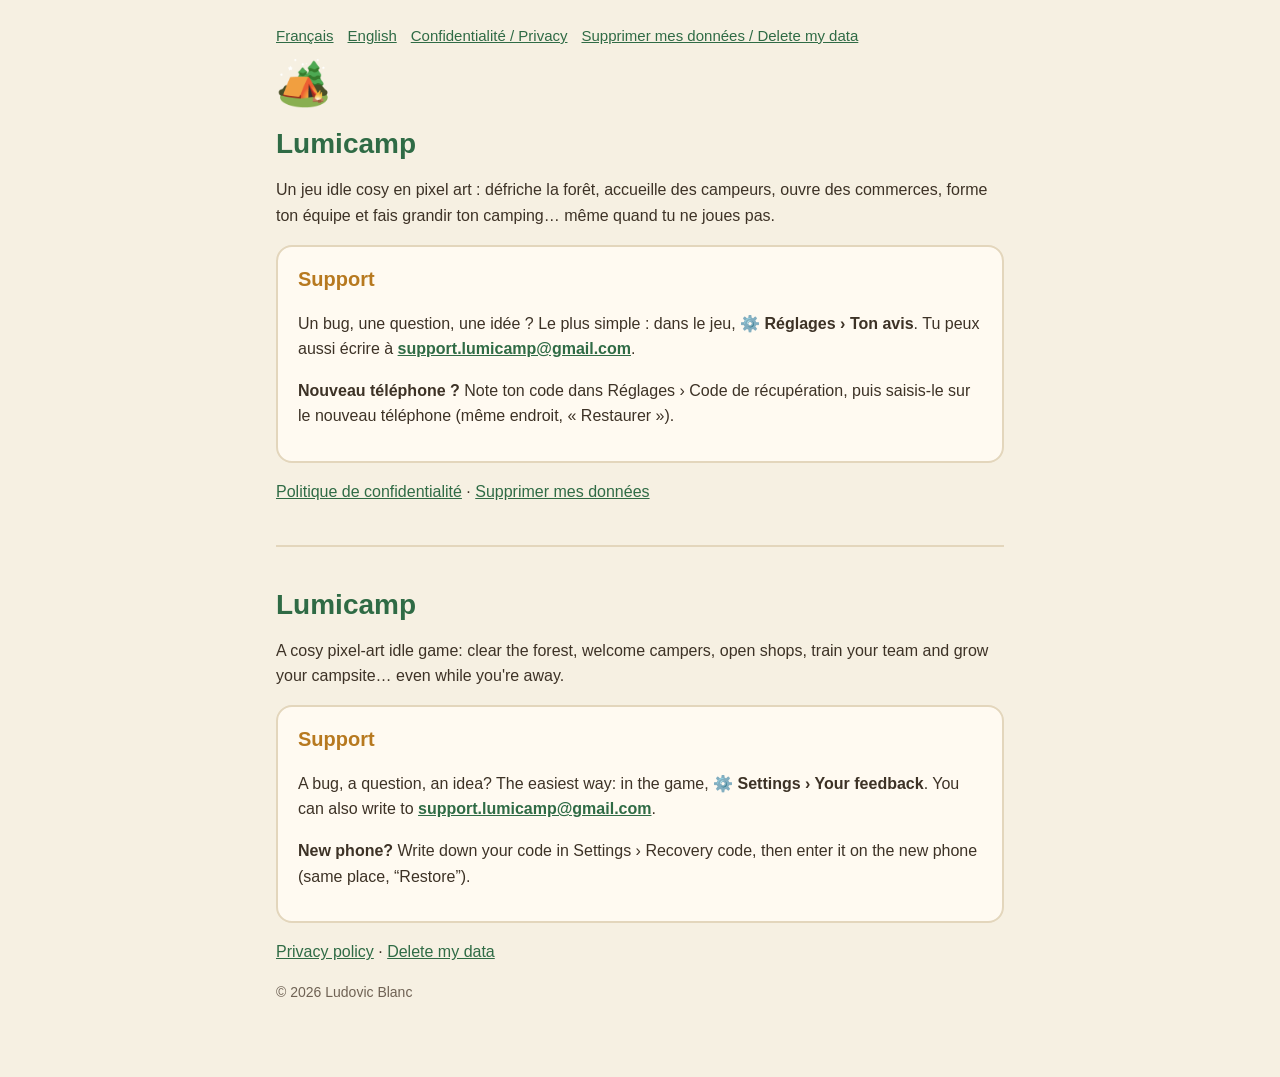
<file: index.html>
<!doctype html>
<html lang="fr">
<head>
<meta charset="utf-8">
<meta name="viewport" content="width=device-width, initial-scale=1">
<title>Lumicamp — un camping cosy à faire grandir</title>
<meta name="description" content="Lumicamp : un jeu idle cosy en pixel art. Défriche la forêt, accueille des campeurs et fais grandir ton camping.">
<link rel="stylesheet" href="style.css">
</head>
<body>
<main>
<nav><a href="#fr">Français</a><a href="#en">English</a><a href="confidentialite.html">Confidentialité / Privacy</a><a href="suppression.html">Supprimer mes données / Delete my data</a></nav>

<section id="fr">
<p class="hero">🏕️</p>
<h1>Lumicamp</h1>
<p>Un jeu idle cosy en pixel art : défriche la forêt, accueille des campeurs, ouvre des commerces, forme ton équipe et fais grandir ton camping… même quand tu ne joues pas.</p>

<div class="card">
<h2 style="margin-top:0">Support</h2>
<p>Un bug, une question, une idée ? Le plus simple : dans le jeu, <strong>⚙️ Réglages › Ton avis</strong>. Tu peux aussi écrire à <strong><a href="mailto:support.lumicamp@gmail.com">support.lumicamp@gmail.com</a></strong>.</p>
<p><strong>Nouveau téléphone ?</strong> Note ton code dans Réglages › Code de récupération, puis saisis-le sur le nouveau téléphone (même endroit, « Restaurer »).</p>
</div>

<p><a href="confidentialite.html">Politique de confidentialité</a> · <a href="suppression.html">Supprimer mes données</a></p>
</section>

<hr>

<section id="en">
<h1>Lumicamp</h1>
<p>A cosy pixel-art idle game: clear the forest, welcome campers, open shops, train your team and grow your campsite… even while you're away.</p>

<div class="card">
<h2 style="margin-top:0">Support</h2>
<p>A bug, a question, an idea? The easiest way: in the game, <strong>⚙️ Settings › Your feedback</strong>. You can also write to <strong><a href="mailto:support.lumicamp@gmail.com">support.lumicamp@gmail.com</a></strong>.</p>
<p><strong>New phone?</strong> Write down your code in Settings › Recovery code, then enter it on the new phone (same place, “Restore”).</p>
</div>

<p><a href="confidentialite.html">Privacy policy</a> · <a href="suppression.html">Delete my data</a></p>
<p class="soft">© 2026 Ludovic Blanc</p>
</section>
</main>
</body>
</html>
</file>
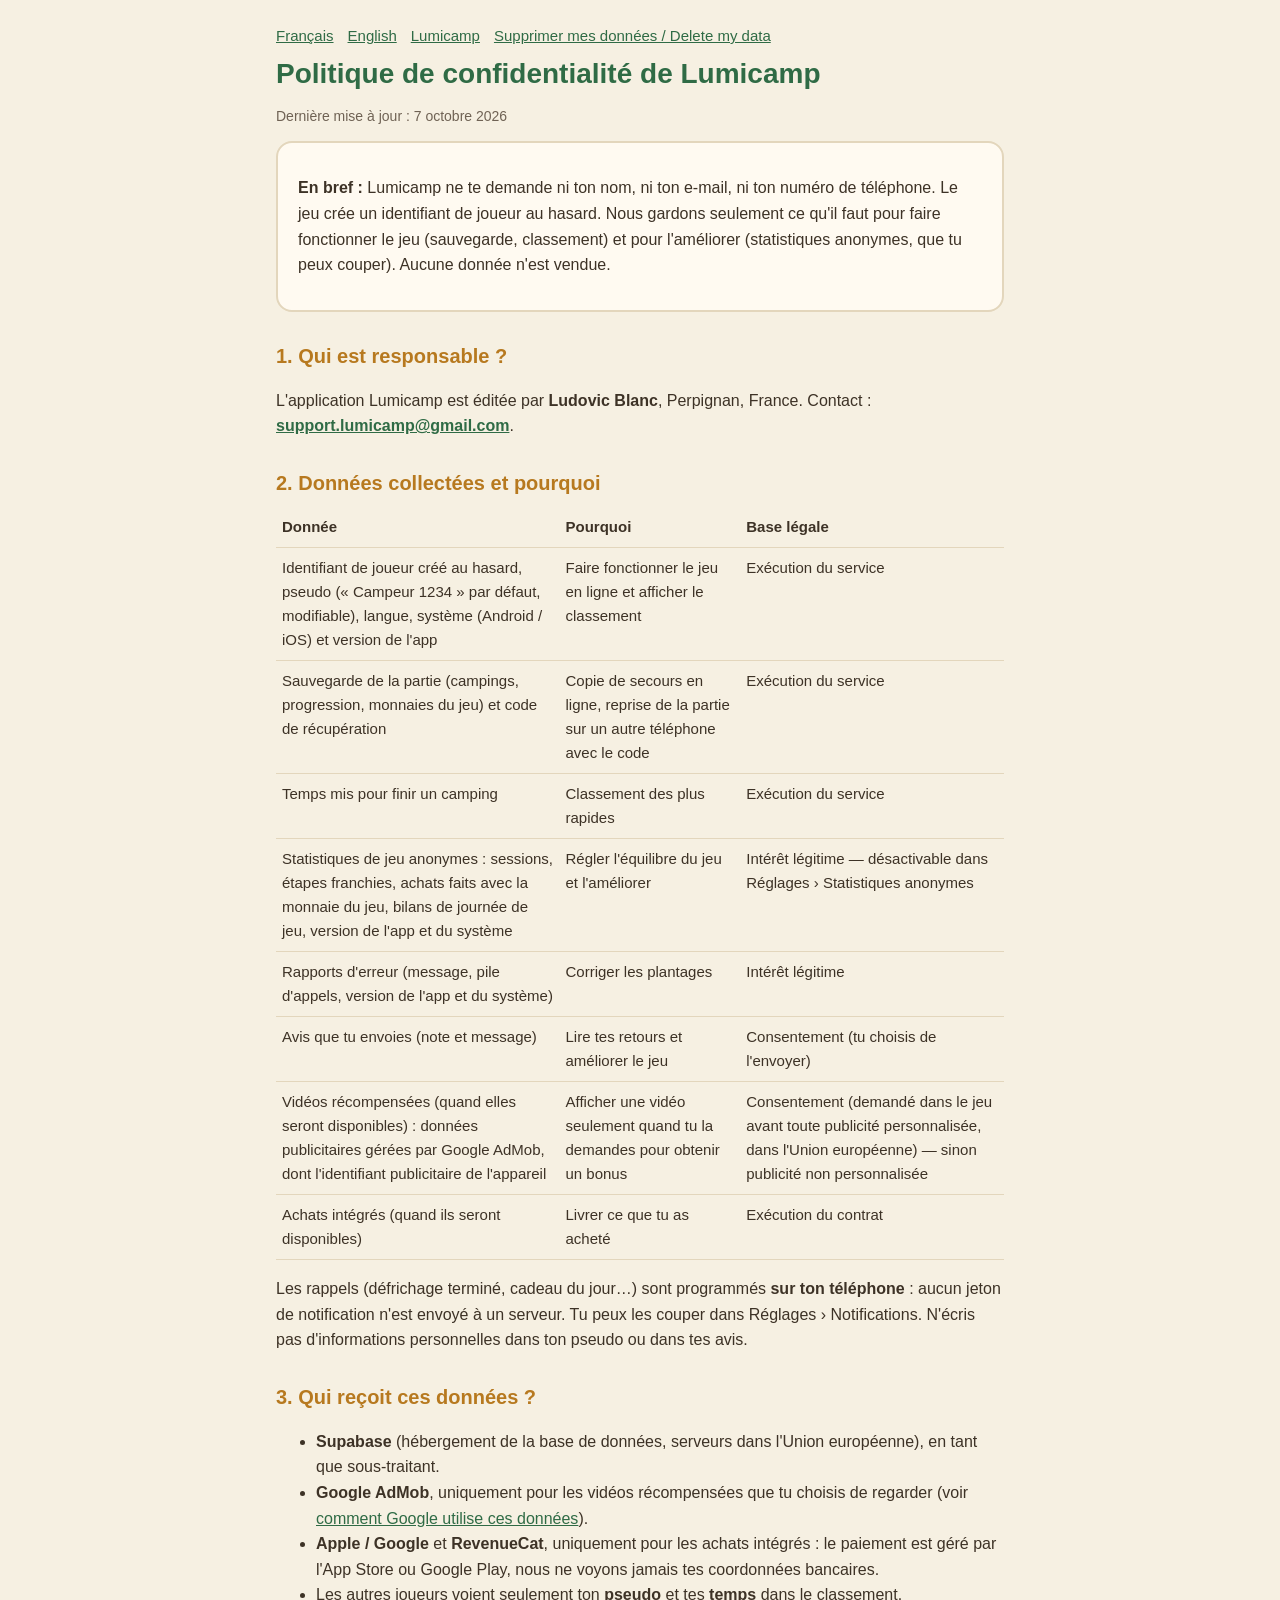
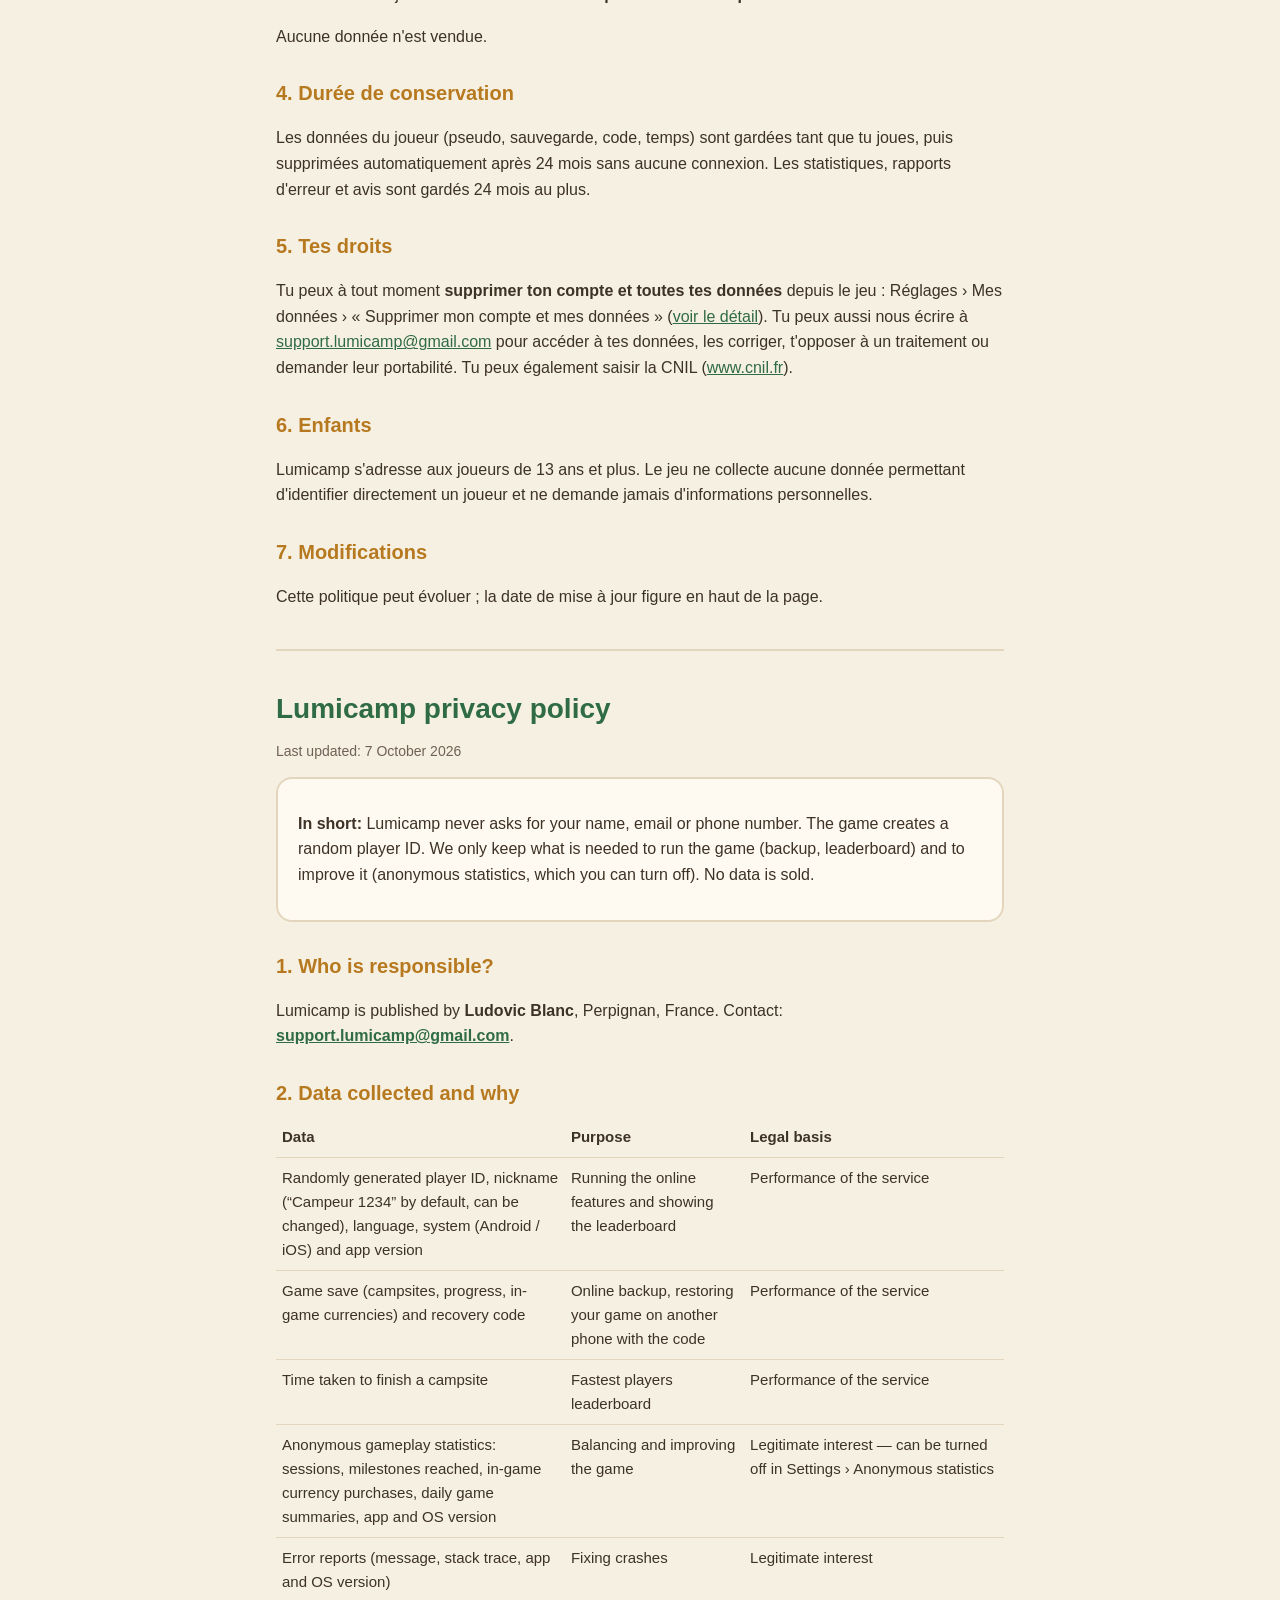
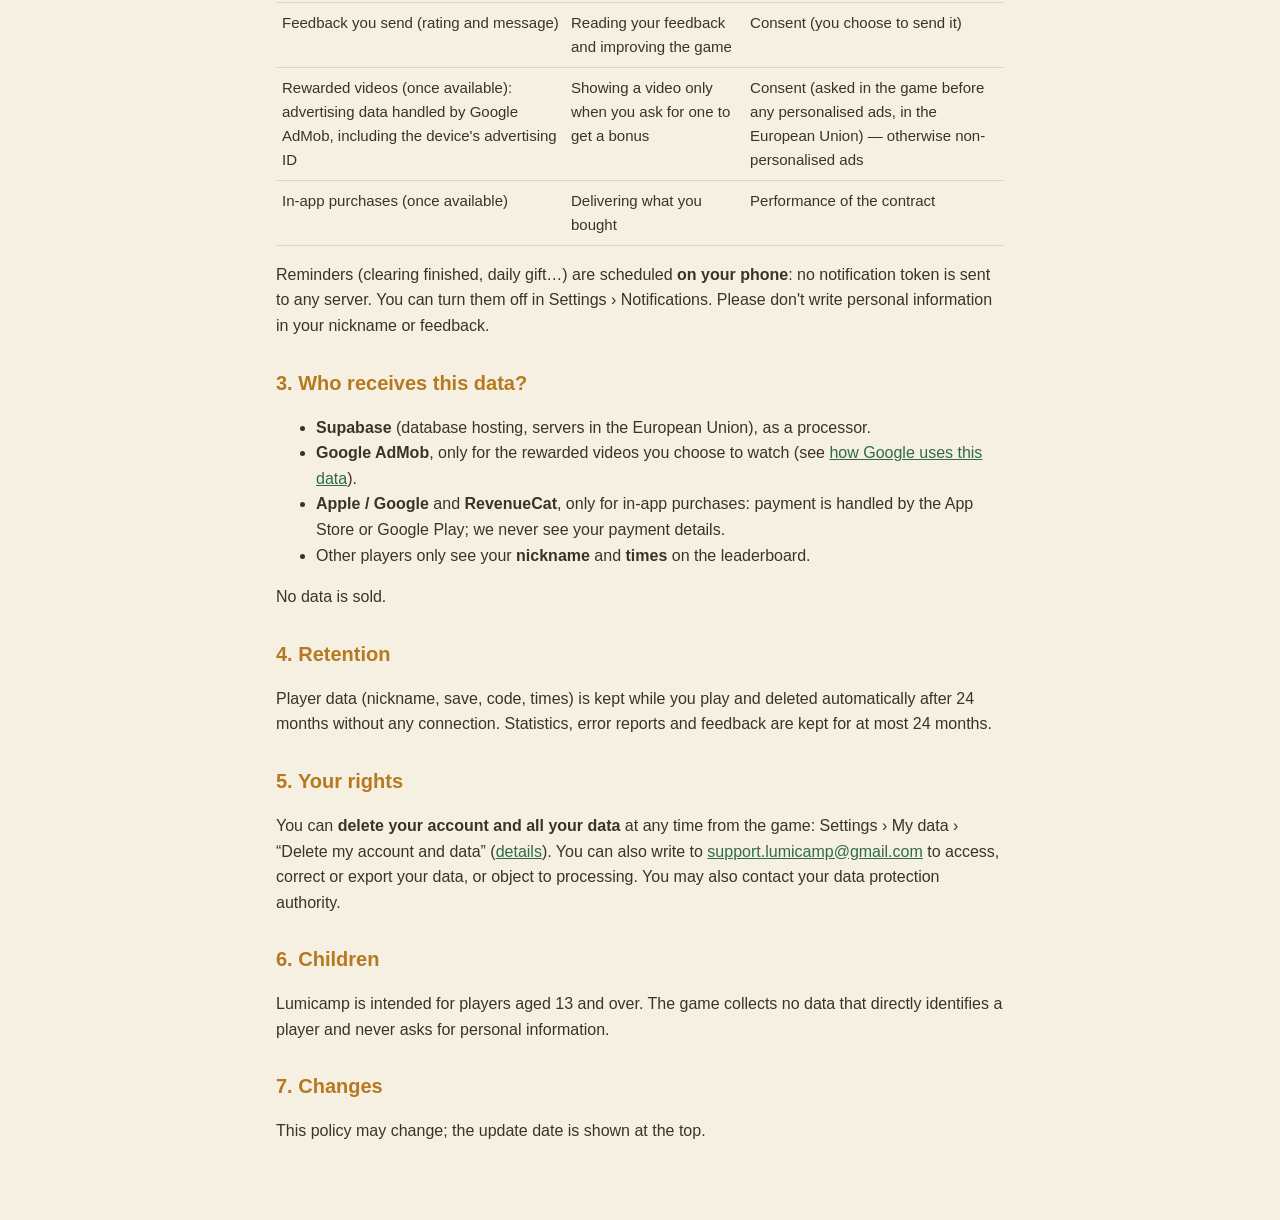
<file: confidentialite.html>
<!doctype html>
<html lang="fr">
<head>
<meta charset="utf-8">
<meta name="viewport" content="width=device-width, initial-scale=1">
<title>Lumicamp — Politique de confidentialité / Privacy policy</title>
<link rel="stylesheet" href="style.css">
</head>
<body>
<main>
<nav><a href="#fr">Français</a><a href="#en">English</a><a href="./">Lumicamp</a><a href="suppression.html">Supprimer mes données / Delete my data</a></nav>

<section id="fr">
<h1>Politique de confidentialité de Lumicamp</h1>
<p class="soft">Dernière mise à jour : 7 octobre 2026</p>

<div class="card">
<p><strong>En bref :</strong> Lumicamp ne te demande ni ton nom, ni ton e-mail, ni ton numéro de téléphone. Le jeu crée un identifiant de joueur au hasard. Nous gardons seulement ce qu'il faut pour faire fonctionner le jeu (sauvegarde, classement) et pour l'améliorer (statistiques anonymes, que tu peux couper). Aucune donnée n'est vendue.</p>
</div>

<h2>1. Qui est responsable ?</h2>
<p>L'application Lumicamp est éditée par <strong>Ludovic Blanc</strong>, Perpignan, France. Contact : <strong><a href="mailto:support.lumicamp@gmail.com">support.lumicamp@gmail.com</a></strong>.</p>

<h2>2. Données collectées et pourquoi</h2>
<div class="table"><table>
<tr><th>Donnée</th><th>Pourquoi</th><th>Base légale</th></tr>
<tr><td>Identifiant de joueur créé au hasard, pseudo (« Campeur 1234 » par défaut, modifiable), langue, système (Android / iOS) et version de l'app</td><td>Faire fonctionner le jeu en ligne et afficher le classement</td><td>Exécution du service</td></tr>
<tr><td>Sauvegarde de la partie (campings, progression, monnaies du jeu) et code de récupération</td><td>Copie de secours en ligne, reprise de la partie sur un autre téléphone avec le code</td><td>Exécution du service</td></tr>
<tr><td>Temps mis pour finir un camping</td><td>Classement des plus rapides</td><td>Exécution du service</td></tr>
<tr><td>Statistiques de jeu anonymes : sessions, étapes franchies, achats faits avec la monnaie du jeu, bilans de journée de jeu, version de l'app et du système</td><td>Régler l'équilibre du jeu et l'améliorer</td><td>Intérêt légitime — désactivable dans Réglages › Statistiques anonymes</td></tr>
<tr><td>Rapports d'erreur (message, pile d'appels, version de l'app et du système)</td><td>Corriger les plantages</td><td>Intérêt légitime</td></tr>
<tr><td>Avis que tu envoies (note et message)</td><td>Lire tes retours et améliorer le jeu</td><td>Consentement (tu choisis de l'envoyer)</td></tr>
<tr><td>Vidéos récompensées (quand elles seront disponibles) : données publicitaires gérées par Google AdMob, dont l'identifiant publicitaire de l'appareil</td><td>Afficher une vidéo seulement quand tu la demandes pour obtenir un bonus</td><td>Consentement (demandé dans le jeu avant toute publicité personnalisée, dans l'Union européenne) — sinon publicité non personnalisée</td></tr>
<tr><td>Achats intégrés (quand ils seront disponibles)</td><td>Livrer ce que tu as acheté</td><td>Exécution du contrat</td></tr>
</table></div>
<p>Les rappels (défrichage terminé, cadeau du jour…) sont programmés <strong>sur ton téléphone</strong> : aucun jeton de notification n'est envoyé à un serveur. Tu peux les couper dans Réglages › Notifications. N'écris pas d'informations personnelles dans ton pseudo ou dans tes avis.</p>

<h2>3. Qui reçoit ces données ?</h2>
<ul>
<li><strong>Supabase</strong> (hébergement de la base de données, serveurs dans l'Union européenne), en tant que sous-traitant.</li>
<li><strong>Google AdMob</strong>, uniquement pour les vidéos récompensées que tu choisis de regarder (voir <a href="https://policies.google.com/technologies/partner-sites">comment Google utilise ces données</a>).</li>
<li><strong>Apple / Google</strong> et <strong>RevenueCat</strong>, uniquement pour les achats intégrés : le paiement est géré par l'App Store ou Google Play, nous ne voyons jamais tes coordonnées bancaires.</li>
<li>Les autres joueurs voient seulement ton <strong>pseudo</strong> et tes <strong>temps</strong> dans le classement.</li>
</ul>
<p>Aucune donnée n'est vendue.</p>

<h2>4. Durée de conservation</h2>
<p>Les données du joueur (pseudo, sauvegarde, code, temps) sont gardées tant que tu joues, puis supprimées automatiquement après 24 mois sans aucune connexion. Les statistiques, rapports d'erreur et avis sont gardés 24 mois au plus.</p>

<h2>5. Tes droits</h2>
<p>Tu peux à tout moment <strong>supprimer ton compte et toutes tes données</strong> depuis le jeu : Réglages › Mes données › « Supprimer mon compte et mes données » (<a href="suppression.html">voir le détail</a>). Tu peux aussi nous écrire à <a href="mailto:support.lumicamp@gmail.com">support.lumicamp@gmail.com</a> pour accéder à tes données, les corriger, t'opposer à un traitement ou demander leur portabilité. Tu peux également saisir la CNIL (<a href="https://www.cnil.fr">www.cnil.fr</a>).</p>

<h2>6. Enfants</h2>
<p>Lumicamp s'adresse aux joueurs de 13 ans et plus. Le jeu ne collecte aucune donnée permettant d'identifier directement un joueur et ne demande jamais d'informations personnelles.</p>

<h2>7. Modifications</h2>
<p>Cette politique peut évoluer ; la date de mise à jour figure en haut de la page.</p>
</section>

<hr>

<section id="en">
<h1>Lumicamp privacy policy</h1>
<p class="soft">Last updated: 7 October 2026</p>

<div class="card">
<p><strong>In short:</strong> Lumicamp never asks for your name, email or phone number. The game creates a random player ID. We only keep what is needed to run the game (backup, leaderboard) and to improve it (anonymous statistics, which you can turn off). No data is sold.</p>
</div>

<h2>1. Who is responsible?</h2>
<p>Lumicamp is published by <strong>Ludovic Blanc</strong>, Perpignan, France. Contact: <strong><a href="mailto:support.lumicamp@gmail.com">support.lumicamp@gmail.com</a></strong>.</p>

<h2>2. Data collected and why</h2>
<div class="table"><table>
<tr><th>Data</th><th>Purpose</th><th>Legal basis</th></tr>
<tr><td>Randomly generated player ID, nickname (“Campeur 1234” by default, can be changed), language, system (Android / iOS) and app version</td><td>Running the online features and showing the leaderboard</td><td>Performance of the service</td></tr>
<tr><td>Game save (campsites, progress, in-game currencies) and recovery code</td><td>Online backup, restoring your game on another phone with the code</td><td>Performance of the service</td></tr>
<tr><td>Time taken to finish a campsite</td><td>Fastest players leaderboard</td><td>Performance of the service</td></tr>
<tr><td>Anonymous gameplay statistics: sessions, milestones reached, in-game currency purchases, daily game summaries, app and OS version</td><td>Balancing and improving the game</td><td>Legitimate interest — can be turned off in Settings › Anonymous statistics</td></tr>
<tr><td>Error reports (message, stack trace, app and OS version)</td><td>Fixing crashes</td><td>Legitimate interest</td></tr>
<tr><td>Feedback you send (rating and message)</td><td>Reading your feedback and improving the game</td><td>Consent (you choose to send it)</td></tr>
<tr><td>Rewarded videos (once available): advertising data handled by Google AdMob, including the device's advertising ID</td><td>Showing a video only when you ask for one to get a bonus</td><td>Consent (asked in the game before any personalised ads, in the European Union) — otherwise non-personalised ads</td></tr>
<tr><td>In-app purchases (once available)</td><td>Delivering what you bought</td><td>Performance of the contract</td></tr>
</table></div>
<p>Reminders (clearing finished, daily gift…) are scheduled <strong>on your phone</strong>: no notification token is sent to any server. You can turn them off in Settings › Notifications. Please don't write personal information in your nickname or feedback.</p>

<h2>3. Who receives this data?</h2>
<ul>
<li><strong>Supabase</strong> (database hosting, servers in the European Union), as a processor.</li>
<li><strong>Google AdMob</strong>, only for the rewarded videos you choose to watch (see <a href="https://policies.google.com/technologies/partner-sites">how Google uses this data</a>).</li>
<li><strong>Apple / Google</strong> and <strong>RevenueCat</strong>, only for in-app purchases: payment is handled by the App Store or Google Play; we never see your payment details.</li>
<li>Other players only see your <strong>nickname</strong> and <strong>times</strong> on the leaderboard.</li>
</ul>
<p>No data is sold.</p>

<h2>4. Retention</h2>
<p>Player data (nickname, save, code, times) is kept while you play and deleted automatically after 24 months without any connection. Statistics, error reports and feedback are kept for at most 24 months.</p>

<h2>5. Your rights</h2>
<p>You can <strong>delete your account and all your data</strong> at any time from the game: Settings › My data › “Delete my account and data” (<a href="suppression.html">details</a>). You can also write to <a href="mailto:support.lumicamp@gmail.com">support.lumicamp@gmail.com</a> to access, correct or export your data, or object to processing. You may also contact your data protection authority.</p>

<h2>6. Children</h2>
<p>Lumicamp is intended for players aged 13 and over. The game collects no data that directly identifies a player and never asks for personal information.</p>

<h2>7. Changes</h2>
<p>This policy may change; the update date is shown at the top.</p>
</section>
</main>
</body>
</html>
</file>
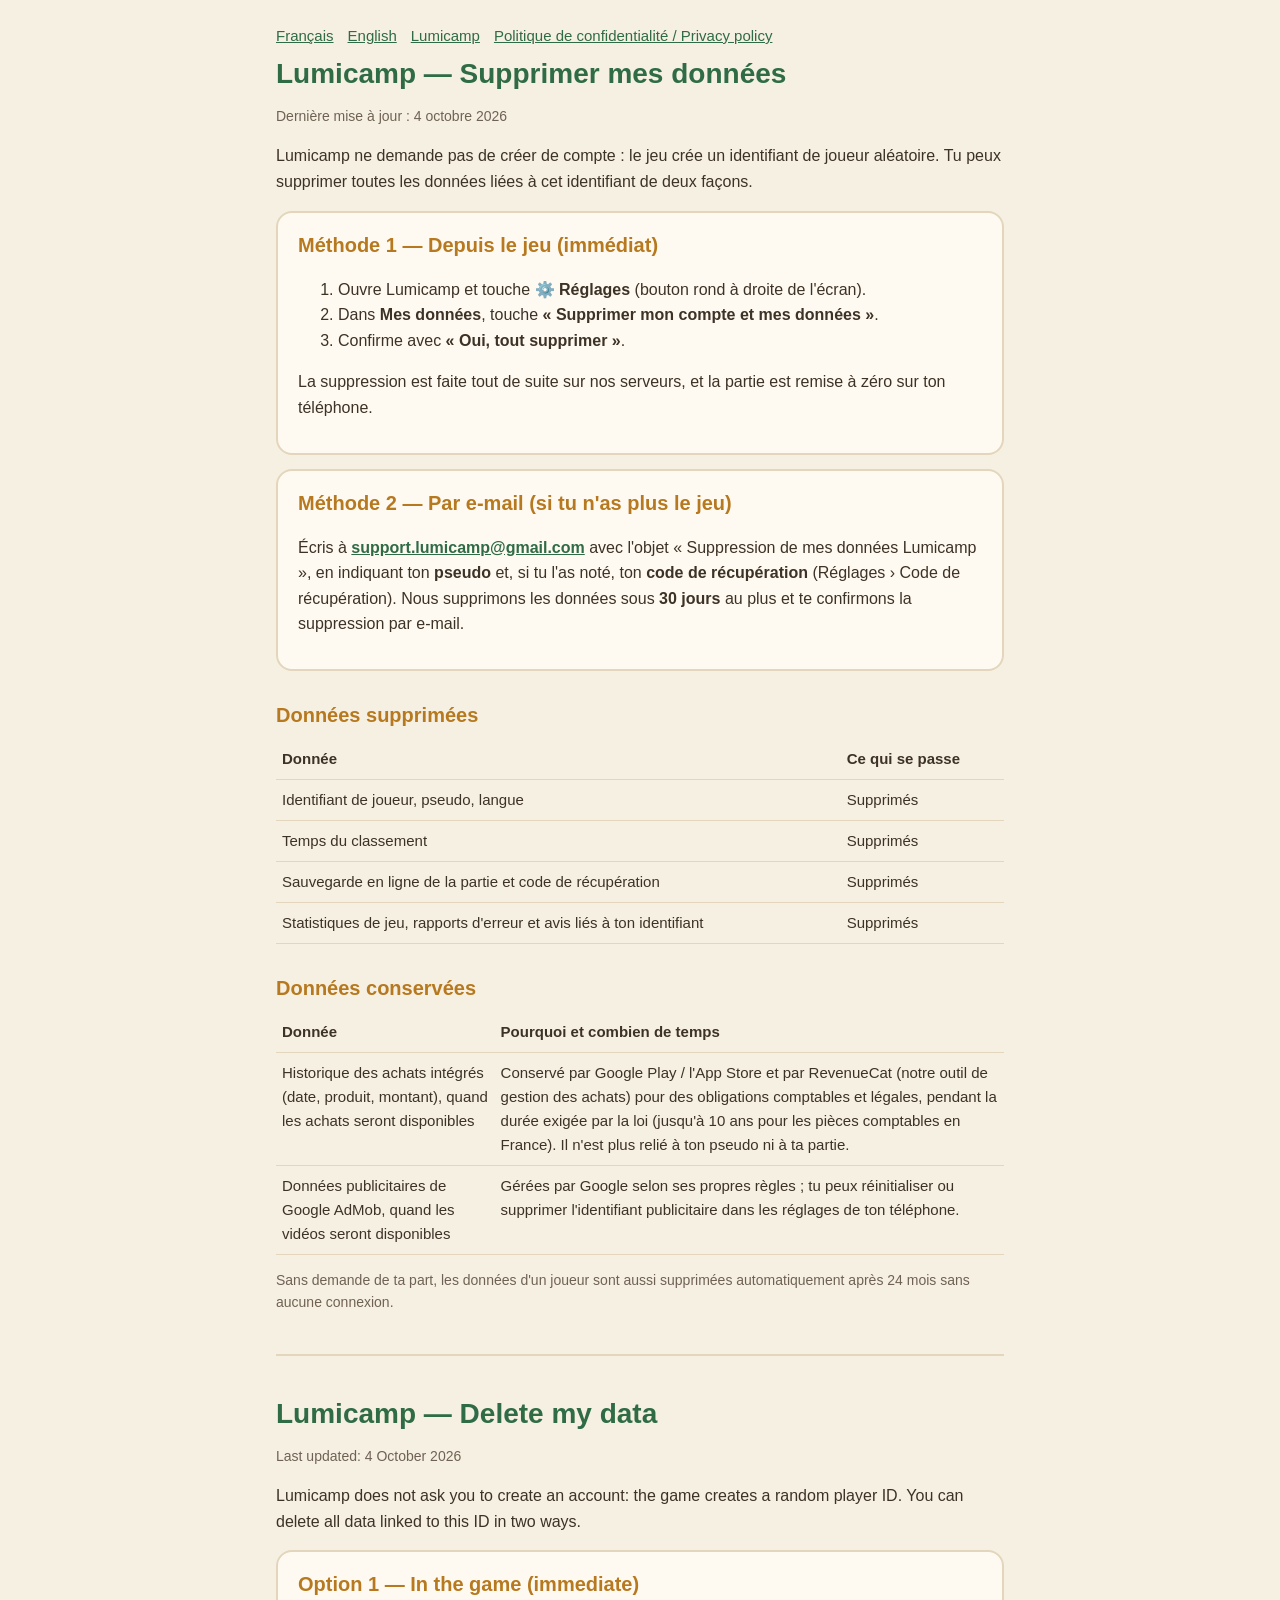
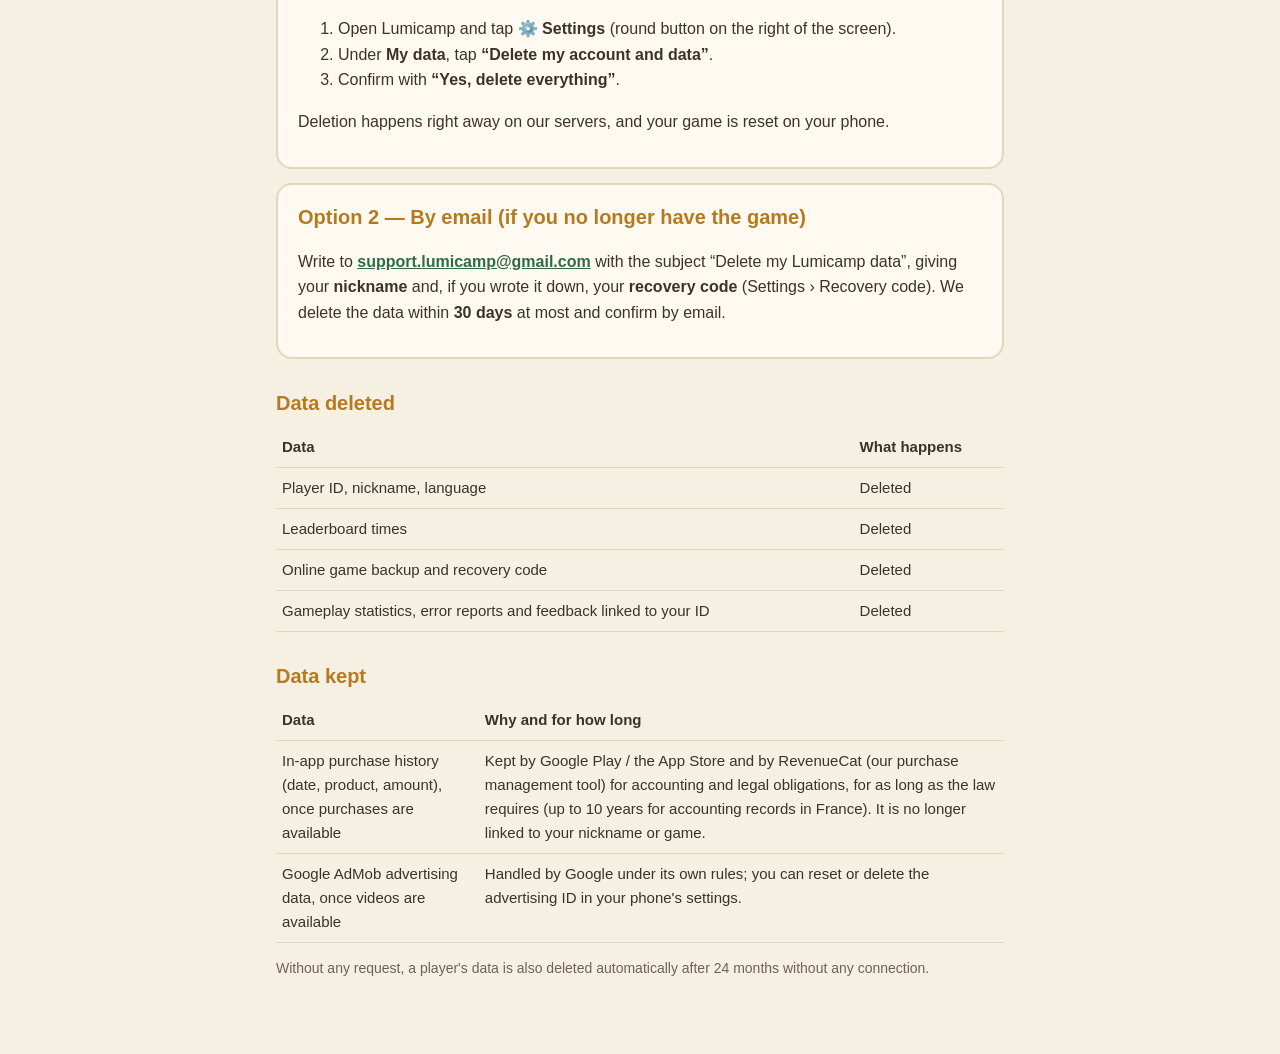
<file: suppression.html>
<!doctype html>
<html lang="fr">
<head>
<meta charset="utf-8">
<meta name="viewport" content="width=device-width, initial-scale=1">
<title>Lumicamp — Supprimer mes données / Delete my data</title>
<link rel="stylesheet" href="style.css">
</head>
<body>
<main>
<nav><a href="#fr">Français</a><a href="#en">English</a><a href="./">Lumicamp</a><a href="confidentialite.html">Politique de confidentialité / Privacy policy</a></nav>

<section id="fr">
<h1>Lumicamp — Supprimer mes données</h1>
<p class="soft">Dernière mise à jour : 4 octobre 2026</p>

<p>Lumicamp ne demande pas de créer de compte : le jeu crée un identifiant de joueur aléatoire. Tu peux supprimer toutes les données liées à cet identifiant de deux façons.</p>

<div class="card">
<h2 style="margin-top:0">Méthode 1 — Depuis le jeu (immédiat)</h2>
<ol>
<li>Ouvre Lumicamp et touche <strong>⚙️ Réglages</strong> (bouton rond à droite de l'écran).</li>
<li>Dans <strong>Mes données</strong>, touche <strong>« Supprimer mon compte et mes données »</strong>.</li>
<li>Confirme avec <strong>« Oui, tout supprimer »</strong>.</li>
</ol>
<p>La suppression est faite tout de suite sur nos serveurs, et la partie est remise à zéro sur ton téléphone.</p>
</div>

<div class="card">
<h2 style="margin-top:0">Méthode 2 — Par e-mail (si tu n'as plus le jeu)</h2>
<p>Écris à <strong><a href="mailto:support.lumicamp@gmail.com">support.lumicamp@gmail.com</a></strong> avec l'objet « Suppression de mes données Lumicamp », en indiquant ton <strong>pseudo</strong> et, si tu l'as noté, ton <strong>code de récupération</strong> (Réglages › Code de récupération). Nous supprimons les données sous <strong>30 jours</strong> au plus et te confirmons la suppression par e-mail.</p>
</div>

<h2>Données supprimées</h2>
<div class="table"><table>
<tr><th>Donnée</th><th>Ce qui se passe</th></tr>
<tr><td>Identifiant de joueur, pseudo, langue</td><td>Supprimés</td></tr>
<tr><td>Temps du classement</td><td>Supprimés</td></tr>
<tr><td>Sauvegarde en ligne de la partie et code de récupération</td><td>Supprimés</td></tr>
<tr><td>Statistiques de jeu, rapports d'erreur et avis liés à ton identifiant</td><td>Supprimés</td></tr>
</table></div>

<h2>Données conservées</h2>
<div class="table"><table>
<tr><th>Donnée</th><th>Pourquoi et combien de temps</th></tr>
<tr><td>Historique des achats intégrés (date, produit, montant), quand les achats seront disponibles</td><td>Conservé par Google Play / l'App Store et par RevenueCat (notre outil de gestion des achats) pour des obligations comptables et légales, pendant la durée exigée par la loi (jusqu'à 10 ans pour les pièces comptables en France). Il n'est plus relié à ton pseudo ni à ta partie.</td></tr>
<tr><td>Données publicitaires de Google AdMob, quand les vidéos seront disponibles</td><td>Gérées par Google selon ses propres règles ; tu peux réinitialiser ou supprimer l'identifiant publicitaire dans les réglages de ton téléphone.</td></tr>
</table></div>
<p class="soft">Sans demande de ta part, les données d'un joueur sont aussi supprimées automatiquement après 24 mois sans aucune connexion.</p>
</section>

<hr>

<section id="en">
<h1>Lumicamp — Delete my data</h1>
<p class="soft">Last updated: 4 October 2026</p>

<p>Lumicamp does not ask you to create an account: the game creates a random player ID. You can delete all data linked to this ID in two ways.</p>

<div class="card">
<h2 style="margin-top:0">Option 1 — In the game (immediate)</h2>
<ol>
<li>Open Lumicamp and tap <strong>⚙️ Settings</strong> (round button on the right of the screen).</li>
<li>Under <strong>My data</strong>, tap <strong>“Delete my account and data”</strong>.</li>
<li>Confirm with <strong>“Yes, delete everything”</strong>.</li>
</ol>
<p>Deletion happens right away on our servers, and your game is reset on your phone.</p>
</div>

<div class="card">
<h2 style="margin-top:0">Option 2 — By email (if you no longer have the game)</h2>
<p>Write to <strong><a href="mailto:support.lumicamp@gmail.com">support.lumicamp@gmail.com</a></strong> with the subject “Delete my Lumicamp data”, giving your <strong>nickname</strong> and, if you wrote it down, your <strong>recovery code</strong> (Settings › Recovery code). We delete the data within <strong>30 days</strong> at most and confirm by email.</p>
</div>

<h2>Data deleted</h2>
<div class="table"><table>
<tr><th>Data</th><th>What happens</th></tr>
<tr><td>Player ID, nickname, language</td><td>Deleted</td></tr>
<tr><td>Leaderboard times</td><td>Deleted</td></tr>
<tr><td>Online game backup and recovery code</td><td>Deleted</td></tr>
<tr><td>Gameplay statistics, error reports and feedback linked to your ID</td><td>Deleted</td></tr>
</table></div>

<h2>Data kept</h2>
<div class="table"><table>
<tr><th>Data</th><th>Why and for how long</th></tr>
<tr><td>In-app purchase history (date, product, amount), once purchases are available</td><td>Kept by Google Play / the App Store and by RevenueCat (our purchase management tool) for accounting and legal obligations, for as long as the law requires (up to 10 years for accounting records in France). It is no longer linked to your nickname or game.</td></tr>
<tr><td>Google AdMob advertising data, once videos are available</td><td>Handled by Google under its own rules; you can reset or delete the advertising ID in your phone's settings.</td></tr>
</table></div>
<p class="soft">Without any request, a player's data is also deleted automatically after 24 months without any connection.</p>
</section>
</main>
</body>
</html>
</file>
<file: style.css>
:root { --ink:#3d3226; --soft:#6f6254; --bg:#f6f0e2; --card:#fffaf1; --edge:#e3d6bc; --forest:#2f6b45; --honey:#b7791f; }
* { box-sizing: border-box; }
body { margin:0; background:var(--bg); color:var(--ink); font:16px/1.6 -apple-system, "Segoe UI", Roboto, sans-serif; }
main { max-width:760px; margin:0 auto; padding:24px 16px 60px; }
h1 { font-size:28px; line-height:1.25; margin:8px 0 4px; color:var(--forest); }
h2 { font-size:20px; margin:28px 0 8px; color:var(--honey); }
.card { background:var(--card); border:2px solid var(--edge); border-radius:16px; padding:16px 20px; margin:14px 0; }
.soft { color:var(--soft); font-size:14px; }
.table { overflow-x:auto; }
table { border-collapse:collapse; width:100%; font-size:15px; }
td, th { border-bottom:1px solid var(--edge); padding:8px 6px; text-align:left; vertical-align:top; }
a { color:var(--forest); }
nav { display:flex; flex-wrap:wrap; gap:6px 14px; font-size:15px; }
hr { margin:40px 0; border:none; border-top:2px solid var(--edge); }
.hero { font-size:44px; margin:0; }
</file>
